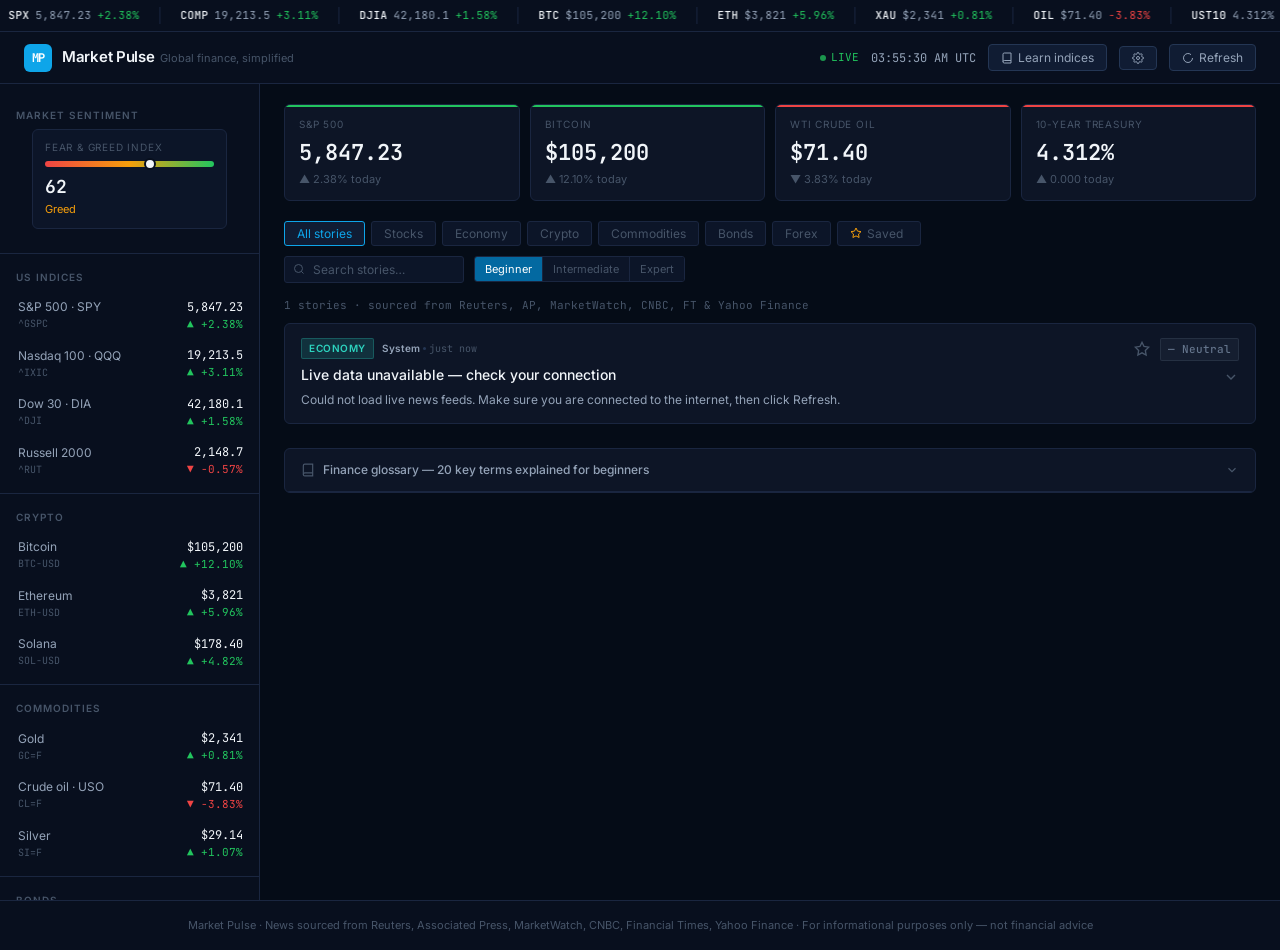
<file: index.html>
<!DOCTYPE html>
<html lang="en">
<head>
  <meta charset="UTF-8">
  <title>Projects</title>
  <meta http-equiv="refresh" content="0; url=./market-pulse/">
  <link rel="canonical" href="./market-pulse/">
  <style>
    body { font-family: system-ui, sans-serif; background: #050c17; color: #cbd5e1;
           display: grid; place-items: center; height: 100vh; margin: 0; }
    a { color: #0ea5e9; }
  </style>
</head>
<body>
  <p>Redirecting to <a href="./market-pulse/">Market Pulse</a>…</p>
</body>
</html>
</file>
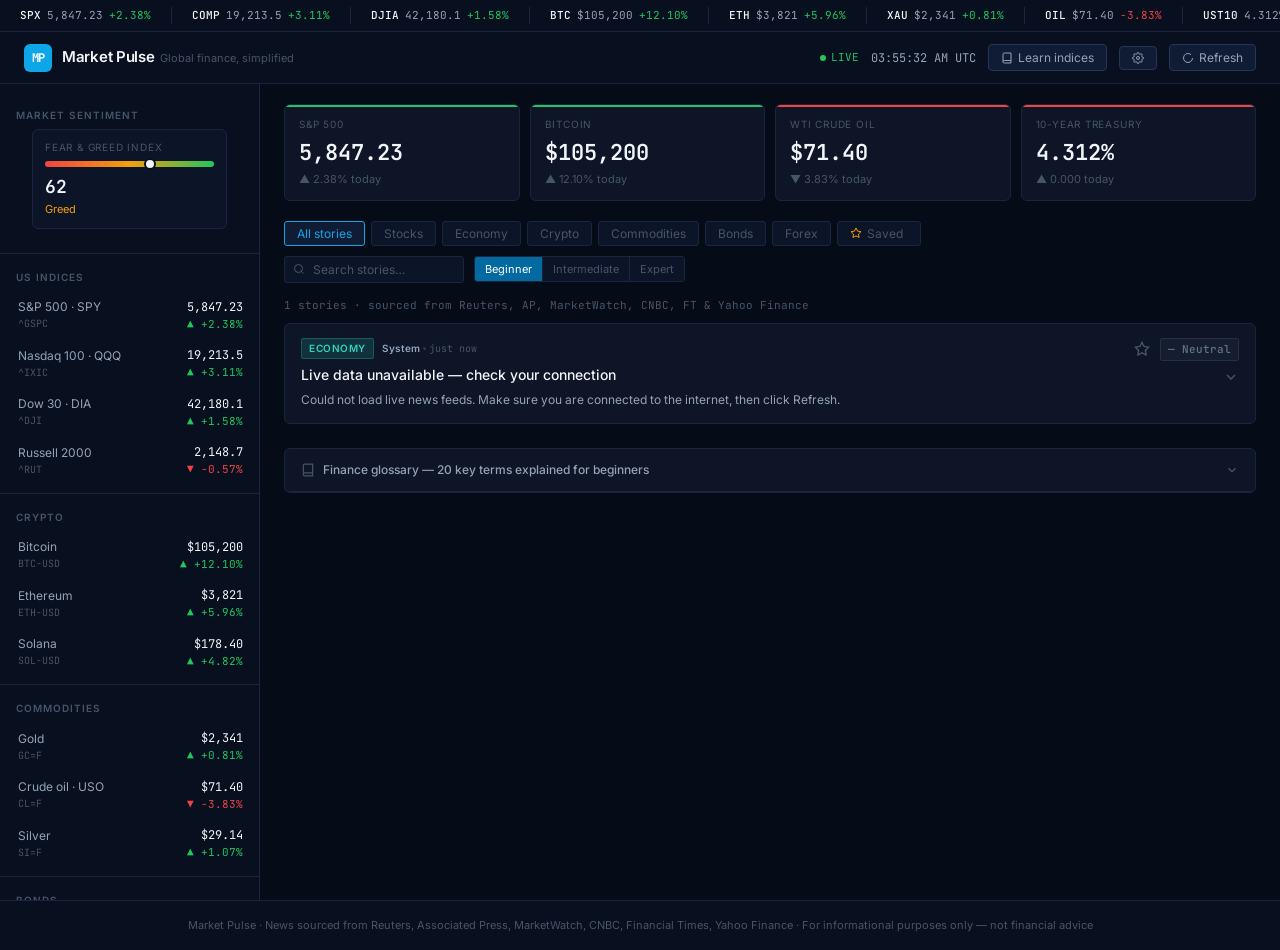
<file: market-pulse/index.html>
<!DOCTYPE html>
<html lang="en">
<head>
  <meta charset="UTF-8">
  <meta name="viewport" content="width=device-width, initial-scale=1.0">
  <title>Market Pulse — Global Finance Dashboard</title>
  <link rel="preconnect" href="https://fonts.googleapis.com">
  <link href="https://fonts.googleapis.com/css2?family=Inter:wght@400;500;600&family=JetBrains+Mono:wght@400;500&display=swap" rel="stylesheet">
  <link rel="stylesheet" href="styles.css">
  <style>
    .spin { animation: spin .8s linear infinite; }
    @keyframes spin { to { transform: rotate(360deg); } }
  </style>
</head>
<body>

<!-- ── ticker tape ──────────────────────────────────── -->
<div class="ticker-wrap" aria-hidden="true">
  <div class="ticker-track" id="ticker-track">
    <span class="tick-item"><span class="tick-sym">SPX</span><span class="tick-val">—</span><span class="tick-chg flat">—</span></span>
  </div>
</div>

<!-- ── top bar ──────────────────────────────────────── -->
<header class="topbar">
  <div class="logo">
    <div class="logo-mark">MP</div>
    <div>
      <span class="logo-name">Market Pulse</span>
      <span class="logo-sub">Global finance, simplified</span>
    </div>
  </div>
  <div class="topbar-right">
    <div class="live-badge">
      <div class="live-dot"></div>
      LIVE
    </div>
    <div id="clock">—</div>
    <button class="refresh-btn" onclick="openIndicatorLibrary()" title="Learn what every index means">
      <svg viewBox="0 0 24 24" fill="none" stroke="currentColor" stroke-width="2" width="12" height="12">
        <path d="M4 19.5A2.5 2.5 0 0 1 6.5 17H20"/><path d="M6.5 2H20v20H6.5A2.5 2.5 0 0 1 4 19.5v-15A2.5 2.5 0 0 1 6.5 2z"/>
      </svg>
      Learn indices
    </button>
    <button class="refresh-btn" onclick="openSettings()" title="Settings — link your Claude project">
      <svg viewBox="0 0 24 24" fill="none" stroke="currentColor" stroke-width="2" width="12" height="12">
        <circle cx="12" cy="12" r="3"/><path d="M19.4 15a1.65 1.65 0 0 0 .33 1.82l.06.06a2 2 0 1 1-2.83 2.83l-.06-.06a1.65 1.65 0 0 0-1.82-.33 1.65 1.65 0 0 0-1 1.51V21a2 2 0 0 1-4 0v-.09A1.65 1.65 0 0 0 9 19.4a1.65 1.65 0 0 0-1.82.33l-.06.06a2 2 0 1 1-2.83-2.83l.06-.06a1.65 1.65 0 0 0 .33-1.82 1.65 1.65 0 0 0-1.51-1H3a2 2 0 0 1 0-4h.09A1.65 1.65 0 0 0 4.6 9a1.65 1.65 0 0 0-.33-1.82l-.06-.06a2 2 0 1 1 2.83-2.83l.06.06a1.65 1.65 0 0 0 1.82.33H9a1.65 1.65 0 0 0 1-1.51V3a2 2 0 0 1 4 0v.09a1.65 1.65 0 0 0 1 1.51 1.65 1.65 0 0 0 1.82-.33l.06-.06a2 2 0 1 1 2.83 2.83l-.06.06a1.65 1.65 0 0 0-.33 1.82V9a1.65 1.65 0 0 0 1.51 1H21a2 2 0 0 1 0 4h-.09a1.65 1.65 0 0 0-1.51 1z"/>
      </svg>
    </button>
    <button class="refresh-btn" id="refresh-btn" onclick="loadAll()">
      <svg viewBox="0 0 24 24" fill="none" stroke="currentColor" stroke-width="2" width="12" height="12">
        <path d="M21 12a9 9 0 11-3-6.7"/>
      </svg>
      Refresh
    </button>
  </div>
</header>

<!-- ── two-column layout ─────────────────────────────── -->
<div class="layout">

  <!-- sidebar -->
  <aside class="sidebar">
    <!-- fear & greed gauge -->
    <div class="side-section" style="padding: 0 16px 8px;">
      <div class="side-header" style="padding-left:0;padding-right:0;">
        <span class="side-label">Market sentiment</span>
      </div>
      <div class="fng-box">
        <div class="fng-label">Fear &amp; Greed Index</div>
        <div class="fng-bar-wrap">
          <div class="fng-needle" style="left: 62%"></div>
        </div>
        <div class="fng-val">62</div>
        <div class="fng-zone">Greed</div>
      </div>
    </div>
    <hr class="side-divider">

    <!-- dynamic market data -->
    <div id="sidebar-markets">
      <!-- populated by app.js -->
      <div style="padding:16px;color:var(--text-lo);font-size:12px">Loading market data…</div>
    </div>

    <div id="data-notice" style="display:none; margin: 0 16px 8px; padding: 8px 10px; font-size: 10px; line-height: 1.6; color: var(--gold); background: rgba(245,158,11,.1); border: 1px solid rgba(245,158,11,.3); border-radius: 4px;">
      <b>Some prices are demo.</b> A few secondary rows (Russell 2000, silver, bond yields) fall back to sample data when their source is unavailable. Major indices, gold, oil, forex and crypto are live.
    </div>
    <div style="padding: 8px 16px; font-size: 10px; color: var(--text-lo); line-height: 1.6; margin-top: 8px;">
      Live: crypto (CoinGecko) · indices, gold, oil, forex (Twelve Data) · <span id="last-refresh">—</span><br>
      Indices &amp; oil tracked via their ETFs (SPY/QQQ/DIA/USO). Prices may be 15–20 min delayed.
    </div>
  </aside>

  <!-- main -->
  <main class="main">

    <!-- stat cards -->
    <div class="stat-row" id="stat-cards">
      <div class="stat-card blue"><div class="stat-card-label">S&P 500</div><div class="stat-card-val">—</div></div>
      <div class="stat-card gold"><div class="stat-card-label">Bitcoin</div><div class="stat-card-val">—</div></div>
      <div class="stat-card red"><div class="stat-card-label">WTI Crude</div><div class="stat-card-val">—</div></div>
      <div class="stat-card blue"><div class="stat-card-label">10Y Yield</div><div class="stat-card-val">—</div></div>
    </div>

    <!-- controls -->
    <div class="controls-bar">
      <div class="cat-filters">
        <button class="cat-btn active" onclick="filterCat('all',this)">All stories</button>
        <button class="cat-btn" onclick="filterCat('stocks',this)">Stocks</button>
        <button class="cat-btn" onclick="filterCat('economy',this)">Economy</button>
        <button class="cat-btn" onclick="filterCat('crypto',this)">Crypto</button>
        <button class="cat-btn" onclick="filterCat('commodities',this)">Commodities</button>
        <button class="cat-btn" onclick="filterCat('bonds',this)">Bonds</button>
        <button class="cat-btn" onclick="filterCat('forex',this)">Forex</button>
        <button class="cat-btn cat-saved" onclick="filterCat('saved',this)" title="Your starred stories">
          <svg viewBox="0 0 24 24" fill="none" stroke="currentColor" stroke-width="2" width="12" height="12"><path d="M12 2l3.09 6.26L22 9.27l-5 4.87 1.18 6.88L12 17.77l-6.18 3.25L7 14.14 2 9.27l6.91-1.01L12 2z"/></svg>
          Saved <span id="saved-count" style="opacity:.7"></span>
        </button>
      </div>
      <div class="right-controls">
        <input type="text" class="search-box" id="search" placeholder="Search stories…" autocomplete="off">
        <div class="level-seg" title="Reading complexity level">
          <button class="active" onclick="setLevel('beginner',this)">Beginner</button>
          <button onclick="setLevel('intermediate',this)">Intermediate</button>
          <button onclick="setLevel('expert',this)">Expert</button>
        </div>
      </div>
    </div>

    <!-- story count -->
    <div style="font-size:11px;color:var(--text-lo);margin-bottom:10px;font-family:var(--mono)">
      <span id="story-count">—</span> stories · sourced from Reuters, AP, MarketWatch, CNBC, FT &amp; Yahoo Finance
    </div>

    <!-- news feed -->
    <div class="news-feed" id="news-feed"></div>

    <!-- glossary -->
    <div class="glossary-section" id="glossary-section">
      <div class="glossary-header" onclick="toggleGlossary()">
        <svg width="14" height="14" viewBox="0 0 24 24" fill="none" stroke="var(--text-lo)" stroke-width="2">
          <path d="M4 19.5A2.5 2.5 0 0 1 6.5 17H20"/><path d="M6.5 2H20v20H6.5A2.5 2.5 0 0 1 4 19.5v-15A2.5 2.5 0 0 1 6.5 2z"/>
        </svg>
        <span class="glossary-title">Finance glossary — 20 key terms explained for beginners</span>
        <svg class="glossary-chevron" viewBox="0 0 24 24" fill="none" stroke="currentColor" stroke-width="2">
          <path d="m6 9 6 6 6-6"/>
        </svg>
      </div>
      <div class="glossary-body">
        <div class="glossary-grid" id="glossary-grid"></div>
      </div>
    </div>

  </main>
</div>

<!-- footer -->
<footer class="footer">
  Market Pulse · News sourced from Reuters, Associated Press, MarketWatch, CNBC, Financial Times, Yahoo Finance ·
  For informational purposes only — not financial advice
</footer>

<!-- ── modal overlay (indicator library + settings) ──── -->
<div class="modal-overlay" id="modal-overlay" onclick="if(event.target===this)closeModal()">
  <div class="modal" id="modal">
    <div class="modal-header">
      <span class="modal-title" id="modal-title">—</span>
      <button class="modal-close" onclick="closeModal()" aria-label="Close">
        <svg viewBox="0 0 24 24" fill="none" stroke="currentColor" stroke-width="2" width="16" height="16"><path d="M18 6 6 18M6 6l12 12"/></svg>
      </button>
    </div>
    <div class="modal-body" id="modal-body"></div>
  </div>
</div>

<script src="app.js"></script>
</body>
</html>
</file>
<file: market-pulse/styles.css>
/* ── reset ──────────────────────────────── */
*, *::before, *::after { box-sizing: border-box; margin: 0; padding: 0; }

/* ── tokens ─────────────────────────────── */
:root {
  --bg:          #050c17;
  --bg-1:        #080f1e;
  --bg-2:        #0c1528;
  --bg-3:        #101c33;
  --bg-card:     #0d1526;
  --border:      #1a2640;
  --border-hi:   #243654;
  --accent:      #0ea5e9;
  --accent-dim:  #0369a1;
  --up:          #22c55e;
  --up-dim:      #16a34a;
  --down:        #ef4444;
  --down-dim:    #b91c1c;
  --neutral:     #64748b;
  --text:        #cbd5e1;
  --text-hi:     #f1f5f9;
  --text-lo:     #475569;
  --text-dim:    #94a3b8;
  --mono:        'JetBrains Mono', 'Courier New', monospace;
  --sans:        'Inter', system-ui, sans-serif;
  --gold:        #f59e0b;
  --purple:      #a78bfa;
  --teal:        #2dd4bf;
}

/* ── base ────────────────────────────────── */
html { font-size: 14px; scroll-behavior: smooth; }
body {
  font-family: var(--sans);
  background: var(--bg);
  color: var(--text);
  line-height: 1.5;
  min-height: 100vh;
}
a { color: var(--accent); text-decoration: none; }
button { font-family: var(--sans); cursor: pointer; }

/* ── scrollbar ───────────────────────────── */
::-webkit-scrollbar { width: 4px; height: 4px; }
::-webkit-scrollbar-track { background: var(--bg-1); }
::-webkit-scrollbar-thumb { background: var(--border-hi); border-radius: 2px; }

/* ── ticker tape ─────────────────────────── */
.ticker-wrap {
  background: var(--bg-1);
  border-bottom: 1px solid var(--border);
  overflow: hidden;
  height: 32px;
  display: flex;
  align-items: center;
}
.ticker-track {
  display: flex;
  gap: 0;
  animation: ticker 60s linear infinite;
  white-space: nowrap;
}
.ticker-track:hover { animation-play-state: paused; }
.tick-item {
  display: inline-flex;
  align-items: center;
  gap: 6px;
  padding: 0 20px;
  font-family: var(--mono);
  font-size: 11px;
  border-right: 1px solid var(--border);
}
.tick-sym { color: var(--text-hi); font-weight: 500; }
.tick-val { color: var(--text-dim); }
.tick-chg.up { color: var(--up); }
.tick-chg.dn { color: var(--down); }
.tick-chg.flat { color: var(--neutral); }
@keyframes ticker { from { transform: translateX(0); } to { transform: translateX(-50%); } }

/* ── topbar ──────────────────────────────── */
.topbar {
  background: var(--bg-1);
  border-bottom: 1px solid var(--border);
  padding: 0 24px;
  height: 52px;
  display: flex;
  align-items: center;
  justify-content: space-between;
  position: sticky;
  top: 0;
  z-index: 100;
}
.logo {
  display: flex;
  align-items: center;
  gap: 10px;
}
.logo-mark {
  width: 28px; height: 28px;
  background: var(--accent);
  border-radius: 6px;
  display: flex; align-items: center; justify-content: center;
  font-family: var(--mono);
  font-size: 12px;
  font-weight: 700;
  color: #fff;
  letter-spacing: -1px;
}
.logo-name { font-size: 15px; font-weight: 600; color: var(--text-hi); letter-spacing: -0.3px; }
.logo-sub { font-size: 11px; color: var(--text-lo); margin-left: 2px; }

.topbar-right {
  display: flex;
  align-items: center;
  gap: 12px;
}
.live-badge {
  display: flex; align-items: center; gap: 5px;
  font-size: 11px; color: var(--up);
  font-family: var(--mono);
}
.live-dot {
  width: 6px; height: 6px;
  background: var(--up);
  border-radius: 50%;
  animation: pulse 2s ease-in-out infinite;
}
@keyframes pulse { 0%,100% { opacity:1; } 50% { opacity:0.3; } }
#clock { font-family: var(--mono); font-size: 12px; color: var(--text-dim); }
.refresh-btn {
  background: var(--bg-3);
  border: 1px solid var(--border-hi);
  color: var(--text-dim);
  padding: 5px 12px;
  border-radius: 4px;
  font-size: 12px;
  display: flex; align-items: center; gap: 5px;
  transition: all .15s;
}
.refresh-btn:hover { border-color: var(--accent); color: var(--accent); }
.refresh-btn svg { width: 12px; height: 12px; }

/* ── layout ──────────────────────────────── */
.layout {
  display: grid;
  grid-template-columns: 260px 1fr;
  gap: 0;
  min-height: calc(100vh - 84px);
}

/* ── sidebar ─────────────────────────────── */
.sidebar {
  background: var(--bg-1);
  border-right: 1px solid var(--border);
  padding: 16px 0;
  position: sticky;
  top: 84px;
  height: calc(100vh - 84px);
  overflow-y: auto;
}
.side-section { margin-bottom: 4px; }
.side-header {
  display: flex; align-items: center; justify-content: space-between;
  padding: 8px 16px 6px;
}
.side-label {
  font-size: 10px;
  font-weight: 600;
  letter-spacing: .1em;
  text-transform: uppercase;
  color: var(--text-lo);
}
.market-row {
  display: flex; align-items: center; justify-content: space-between;
  padding: 7px 16px;
  border-left: 2px solid transparent;
  transition: all .1s;
}
.market-row:hover { background: var(--bg-2); border-left-color: var(--border-hi); }
.mkt-name { font-size: 12px; color: var(--text-dim); }
.mkt-sym { font-size: 10px; color: var(--text-lo); font-family: var(--mono); }
.mkt-right { text-align: right; }
.mkt-val { font-family: var(--mono); font-size: 12px; color: var(--text-hi); }
.mkt-chg {
  font-family: var(--mono); font-size: 11px;
  display: flex; align-items: center; gap: 2px; justify-content: flex-end;
}
.mkt-chg.up { color: var(--up); }
.mkt-chg.dn { color: var(--down); }
.mkt-chg.flat { color: var(--neutral); }

.side-divider { border: none; border-top: 1px solid var(--border); margin: 8px 0; }

/* mini sparkline */
.spark-canvas { display: block; width: 60px; height: 20px; }

/* fear greed gauge */
.fng-box {
  margin: 0 16px 8px;
  background: var(--bg-2);
  border: 1px solid var(--border);
  border-radius: 6px;
  padding: 10px 12px;
}
.fng-label { font-size: 10px; color: var(--text-lo); text-transform: uppercase; letter-spacing: .08em; margin-bottom: 6px; }
.fng-bar-wrap { height: 6px; background: linear-gradient(to right, #ef4444, #f59e0b, #22c55e); border-radius: 3px; position: relative; margin-bottom: 6px; }
.fng-needle { position: absolute; top: -3px; width: 12px; height: 12px; background: var(--text-hi); border-radius: 50%; transform: translateX(-50%); border: 2px solid var(--bg-1); }
.fng-val { font-family: var(--mono); font-size: 18px; font-weight: 600; color: var(--text-hi); }
.fng-zone { font-size: 11px; color: var(--gold); margin-top: 1px; }

/* ── main content ────────────────────────── */
.main { padding: 20px 24px; }

/* stat cards row */
.stat-row {
  display: grid;
  grid-template-columns: repeat(4, 1fr);
  gap: 10px;
  margin-bottom: 20px;
}
.stat-card {
  background: var(--bg-card);
  border: 1px solid var(--border);
  border-radius: 6px;
  padding: 12px 14px;
  position: relative;
  overflow: hidden;
}
.stat-card::before {
  content: '';
  position: absolute;
  top: 0; left: 0; right: 0;
  height: 2px;
}
.stat-card.blue::before { background: var(--accent); }
.stat-card.green::before { background: var(--up); }
.stat-card.red::before { background: var(--down); }
.stat-card.gold::before { background: var(--gold); }
.stat-card-label { font-size: 10px; color: var(--text-lo); text-transform: uppercase; letter-spacing: .08em; margin-bottom: 4px; }
.stat-card-val { font-family: var(--mono); font-size: 22px; font-weight: 600; color: var(--text-hi); }
.stat-card-sub { font-size: 11px; color: var(--text-lo); margin-top: 2px; }

/* controls bar */
.controls-bar {
  display: flex;
  align-items: center;
  justify-content: space-between;
  margin-bottom: 14px;
  flex-wrap: wrap;
  gap: 10px;
}
.cat-filters { display: flex; gap: 6px; flex-wrap: wrap; }
.cat-btn {
  background: var(--bg-2);
  border: 1px solid var(--border);
  color: var(--text-lo);
  padding: 4px 12px;
  border-radius: 3px;
  font-size: 12px;
  transition: all .1s;
  display: flex; align-items: center; gap: 5px;
}
.cat-btn:hover { border-color: var(--border-hi); color: var(--text-dim); }
.cat-btn.active {
  background: var(--bg-3);
  border-color: var(--accent);
  color: var(--accent);
}
.right-controls { display: flex; align-items: center; gap: 10px; }
.search-box {
  background: var(--bg-2);
  border: 1px solid var(--border);
  color: var(--text);
  padding: 5px 10px 5px 28px;
  border-radius: 3px;
  font-size: 12px;
  width: 180px;
  font-family: var(--sans);
  background-image: url("data:image/svg+xml,%3Csvg xmlns='http://www.w3.org/2000/svg' width='12' height='12' fill='none' stroke='%23475569' stroke-width='2' viewBox='0 0 24 24'%3E%3Ccircle cx='11' cy='11' r='8'/%3E%3Cpath d='m21 21-4.35-4.35'/%3E%3C/svg%3E");
  background-repeat: no-repeat;
  background-position: 8px center;
  transition: border-color .1s;
}
.search-box:focus { outline: none; border-color: var(--accent); }
.search-box::placeholder { color: var(--text-lo); }

.level-seg { display: flex; border: 1px solid var(--border); border-radius: 3px; overflow: hidden; }
.level-seg button {
  background: var(--bg-2);
  border: none;
  color: var(--text-lo);
  padding: 5px 10px;
  font-size: 11px;
  transition: all .1s;
  border-right: 1px solid var(--border);
}
.level-seg button:last-child { border-right: none; }
.level-seg button.active { background: var(--accent-dim); color: #fff; }
.level-seg button:hover:not(.active) { background: var(--bg-3); color: var(--text-dim); }

/* ── news feed ───────────────────────────── */
.news-feed { display: flex; flex-direction: column; gap: 10px; }

.news-card {
  background: var(--bg-card);
  border: 1px solid var(--border);
  border-radius: 6px;
  overflow: hidden;
  transition: border-color .15s;
}
.news-card:hover { border-color: var(--border-hi); }
.news-card.expanded { border-color: var(--accent-dim); }

.card-header {
  padding: 14px 16px;
  cursor: pointer;
  display: grid;
  grid-template-columns: 1fr auto;
  gap: 12px;
  align-items: start;
}
.card-meta-row {
  display: flex; align-items: center; gap: 8px;
  margin-bottom: 6px; flex-wrap: wrap;
}
.cat-badge {
  font-size: 10px; font-weight: 600; letter-spacing: .05em;
  padding: 2px 7px; border-radius: 2px; text-transform: uppercase;
}
.badge-stocks  { background: rgba(14,165,233,.15); color: #38bdf8; border: 1px solid rgba(14,165,233,.25); }
.badge-crypto  { background: rgba(167,139,250,.15); color: #a78bfa; border: 1px solid rgba(167,139,250,.25); }
.badge-economy { background: rgba(45,212,191,.15); color: #2dd4bf; border: 1px solid rgba(45,212,191,.25); }
.badge-commodities { background: rgba(245,158,11,.15); color: #fbbf24; border: 1px solid rgba(245,158,11,.3); }
.badge-bonds   { background: rgba(34,197,94,.12); color: #4ade80; border: 1px solid rgba(34,197,94,.25); }
.badge-forex   { background: rgba(248,113,113,.12); color: #fca5a5; border: 1px solid rgba(248,113,113,.25); }

.source-tag {
  font-size: 10px; color: var(--text-lo);
  display: flex; align-items: center; gap: 3px;
}
.source-tag .dot { width: 3px; height: 3px; background: var(--border-hi); border-radius: 50%; }
.card-time { font-family: var(--mono); font-size: 10px; color: var(--text-lo); }

.impact-tag {
  display: flex; align-items: center; gap: 3px;
  font-family: var(--mono); font-size: 11px; font-weight: 500;
  padding: 2px 7px; border-radius: 2px;
}
.impact-tag.up   { background: rgba(34,197,94,.1);  color: var(--up);   border: 1px solid rgba(34,197,94,.2); }
.impact-tag.dn   { background: rgba(239,68,68,.1);  color: var(--down); border: 1px solid rgba(239,68,68,.2); }
.impact-tag.flat { background: rgba(100,116,139,.1); color: var(--neutral); border: 1px solid rgba(100,116,139,.2); }

.card-headline {
  font-size: 14px; font-weight: 500; color: var(--text-hi); line-height: 1.45;
  margin-bottom: 5px;
}
.card-tldr { font-size: 12px; color: var(--text-dim); line-height: 1.6; }

.card-right-col {
  display: flex; flex-direction: column; align-items: flex-end; gap: 8px;
  min-width: 90px;
}
.chevron {
  width: 16px; height: 16px;
  color: var(--text-lo);
  transition: transform .2s;
  flex-shrink: 0;
}
.news-card.expanded .chevron { transform: rotate(180deg); }

/* expanded body */
.card-body {
  display: none;
  padding: 0 16px 14px;
  border-top: 1px solid var(--border);
}
.news-card.expanded .card-body { display: block; }

.explain-block {
  background: var(--bg-2);
  border: 1px solid var(--border);
  border-left: 3px solid var(--accent);
  border-radius: 0 4px 4px 0;
  padding: 10px 14px;
  margin: 12px 0;
}
.explain-block-label {
  font-size: 9px; font-weight: 600; text-transform: uppercase;
  letter-spacing: .1em; color: var(--accent); margin-bottom: 5px;
}
.explain-block-text { font-size: 12px; color: var(--text-dim); line-height: 1.7; }

.metrics-strip {
  display: flex; gap: 8px; flex-wrap: wrap; margin-bottom: 10px;
}
.metric-chip {
  background: var(--bg-3);
  border: 1px solid var(--border);
  border-radius: 3px;
  padding: 5px 10px;
}
.mc-label { font-size: 10px; color: var(--text-lo); margin-bottom: 1px; }
.mc-val { font-family: var(--mono); font-size: 12px; font-weight: 500; }
.mc-val.up { color: var(--up); }
.mc-val.dn { color: var(--down); }
.mc-val.flat { color: var(--text-hi); }

.terms-row { display: flex; gap: 6px; flex-wrap: wrap; margin-bottom: 10px; }
.term-pill {
  font-size: 11px; color: var(--text-dim);
  background: var(--bg-3);
  border: 1px solid var(--border);
  border-radius: 2px;
  padding: 2px 8px;
  cursor: pointer;
  transition: all .1s;
}
.term-pill:hover { border-color: var(--accent); color: var(--accent); }

.ask-row { display: flex; gap: 8px; flex-wrap: wrap; margin-top: 8px; }
.ask-btn {
  background: transparent;
  border: 1px solid var(--border-hi);
  color: var(--text-lo);
  border-radius: 3px;
  padding: 5px 10px;
  font-size: 11px;
  display: flex; align-items: center; gap: 5px;
  transition: all .1s;
}
.ask-btn:hover { border-color: var(--accent); color: var(--accent); }
.ask-btn svg { width: 11px; height: 11px; }

/* source link */
.source-link {
  font-size: 11px; color: var(--text-lo);
  display: flex; align-items: center; gap: 4px;
  margin-top: 6px;
}
.source-link a { color: var(--accent); }
.source-link a:hover { text-decoration: underline; }

/* ── skeleton loader ─────────────────────── */
.skeleton {
  background: var(--bg-card);
  border: 1px solid var(--border);
  border-radius: 6px;
  padding: 14px 16px;
}
.skel-line {
  background: var(--bg-3);
  border-radius: 2px;
  height: 12px;
  margin-bottom: 8px;
  animation: shimmer 1.5s ease-in-out infinite;
}
@keyframes shimmer {
  0%,100% { opacity: .4; }
  50% { opacity: .8; }
}

/* ── glossary ────────────────────────────── */
.glossary-section {
  margin-top: 24px;
  background: var(--bg-card);
  border: 1px solid var(--border);
  border-radius: 6px;
  overflow: hidden;
}
.glossary-header {
  padding: 12px 16px;
  border-bottom: 1px solid var(--border);
  display: flex; align-items: center; gap: 8px;
  cursor: pointer;
}
.glossary-title { font-size: 12px; font-weight: 500; color: var(--text-dim); }
.glossary-body { padding: 12px 16px; display: none; }
.glossary-section.open .glossary-body { display: block; }
.glossary-section.open .glossary-chevron { transform: rotate(180deg); }
.glossary-chevron { width: 14px; height: 14px; color: var(--text-lo); margin-left: auto; transition: transform .2s; }
.glossary-grid {
  display: grid;
  grid-template-columns: repeat(auto-fill, minmax(200px, 1fr));
  gap: 8px;
}
.g-card {
  background: var(--bg-2);
  border: 1px solid var(--border);
  border-radius: 4px;
  padding: 8px 10px;
}
.g-card.highlight { border-color: var(--accent); }
.g-term { font-size: 12px; font-weight: 500; color: var(--text-hi); margin-bottom: 3px; }
.g-def { font-size: 11px; color: var(--text-lo); line-height: 1.5; }

/* ── error / empty ───────────────────────── */
.feed-msg {
  text-align: center; padding: 40px 20px;
  color: var(--text-lo); font-size: 13px;
}
.feed-msg svg { width: 32px; height: 32px; margin: 0 auto 12px; display: block; color: var(--border-hi); }

/* ── footer ──────────────────────────────── */
.footer {
  text-align: center; padding: 16px;
  font-size: 11px; color: var(--text-lo);
  border-top: 1px solid var(--border);
  background: var(--bg-1);
}

/* ── responsive ──────────────────────────── */
@media (max-width: 900px) {
  .layout { grid-template-columns: 1fr; }
  .sidebar { position: static; height: auto; border-right: none; border-bottom: 1px solid var(--border); }
  .stat-row { grid-template-columns: repeat(2,1fr); }
}
@media (max-width: 600px) {
  .stat-row { grid-template-columns: 1fr; }
  .topbar { padding: 0 12px; }
  .main { padding: 12px; }
}

/* ── star / favorite ─────────────────────── */
.star-btn {
  background: transparent;
  border: none;
  color: var(--text-lo);
  padding: 2px;
  cursor: pointer;
  display: flex;
  align-items: center;
  transition: color .12s, transform .12s;
}
.star-btn:hover { color: var(--gold); transform: scale(1.15); }
.star-btn svg { width: 16px; height: 16px; }
.star-btn.saved { color: var(--gold); }
.star-btn.saved svg { fill: var(--gold); }

.cat-saved { display: flex; align-items: center; gap: 5px; }
.cat-saved svg { stroke: var(--gold); }
.cat-saved.active { border-color: var(--gold); color: var(--gold); }

/* ── modal ───────────────────────────────── */
.modal-overlay {
  display: none;
  position: fixed;
  inset: 0;
  background: rgba(2, 6, 14, .7);
  backdrop-filter: blur(3px);
  z-index: 1000;
  align-items: flex-start;
  justify-content: center;
  padding: 60px 20px 20px;
  overflow-y: auto;
}
.modal-overlay.open { display: flex; }
.modal {
  background: var(--bg-1);
  border: 1px solid var(--border-hi);
  border-radius: 10px;
  width: 100%;
  max-width: 680px;
  max-height: calc(100vh - 100px);
  display: flex;
  flex-direction: column;
  box-shadow: 0 20px 60px rgba(0, 0, 0, .6);
}
.modal-header {
  display: flex;
  align-items: center;
  justify-content: space-between;
  padding: 16px 20px;
  border-bottom: 1px solid var(--border);
}
.modal-title { font-size: 15px; font-weight: 600; color: var(--text-hi); }
.modal-close {
  background: transparent;
  border: none;
  color: var(--text-lo);
  cursor: pointer;
  padding: 4px;
  display: flex;
  border-radius: 4px;
  transition: all .12s;
}
.modal-close:hover { background: var(--bg-3); color: var(--text-hi); }
.modal-body { padding: 16px 20px 20px; overflow-y: auto; }

/* indicator library */
.ind-card {
  background: var(--bg-card);
  border: 1px solid var(--border);
  border-radius: 6px;
  padding: 12px 14px;
  margin-bottom: 10px;
}
.ind-head {
  display: flex;
  align-items: baseline;
  justify-content: space-between;
  margin-bottom: 6px;
  gap: 10px;
}
.ind-name { font-size: 14px; font-weight: 600; color: var(--text-hi); }
.ind-sym { font-family: var(--mono); font-size: 10px; color: var(--text-lo); }
.ind-live {
  font-family: var(--mono);
  font-size: 13px;
  text-align: right;
  white-space: nowrap;
}
.ind-live .px { color: var(--text-hi); }
.ind-live .chg.up { color: var(--up); }
.ind-live .chg.dn { color: var(--down); }
.ind-live .chg.flat { color: var(--neutral); }
.ind-desc { font-size: 12px; color: var(--text-dim); line-height: 1.65; margin-bottom: 6px; }
.ind-why {
  font-size: 11px;
  color: var(--text-lo);
  line-height: 1.6;
  padding-left: 10px;
  border-left: 2px solid var(--accent-dim);
}
.ind-why b { color: var(--accent); font-weight: 500; }
.ind-group-label {
  font-size: 10px;
  font-weight: 600;
  letter-spacing: .1em;
  text-transform: uppercase;
  color: var(--text-lo);
  margin: 14px 0 8px;
}
.ind-group-label:first-child { margin-top: 0; }

/* settings */
.setting-block { margin-bottom: 18px; }
.setting-label { font-size: 13px; font-weight: 500; color: var(--text-hi); margin-bottom: 4px; }
.setting-hint { font-size: 12px; color: var(--text-lo); line-height: 1.6; margin-bottom: 10px; }
.setting-input {
  width: 100%;
  background: var(--bg-2);
  border: 1px solid var(--border);
  color: var(--text);
  padding: 9px 12px;
  border-radius: 5px;
  font-size: 13px;
  font-family: var(--sans);
}
.setting-input:focus { outline: none; border-color: var(--accent); }
.setting-save {
  margin-top: 10px;
  background: var(--accent-dim);
  border: none;
  color: #fff;
  padding: 8px 16px;
  border-radius: 5px;
  font-size: 13px;
  cursor: pointer;
}
.setting-save:hover { background: var(--accent); }
.setting-steps { font-size: 12px; color: var(--text-dim); line-height: 1.8; padding-left: 18px; }
.setting-steps li { margin-bottom: 4px; }

/* clickable hints for indicator library */
.ticker-track, #sidebar-markets .market-row { cursor: pointer; }
</file>
